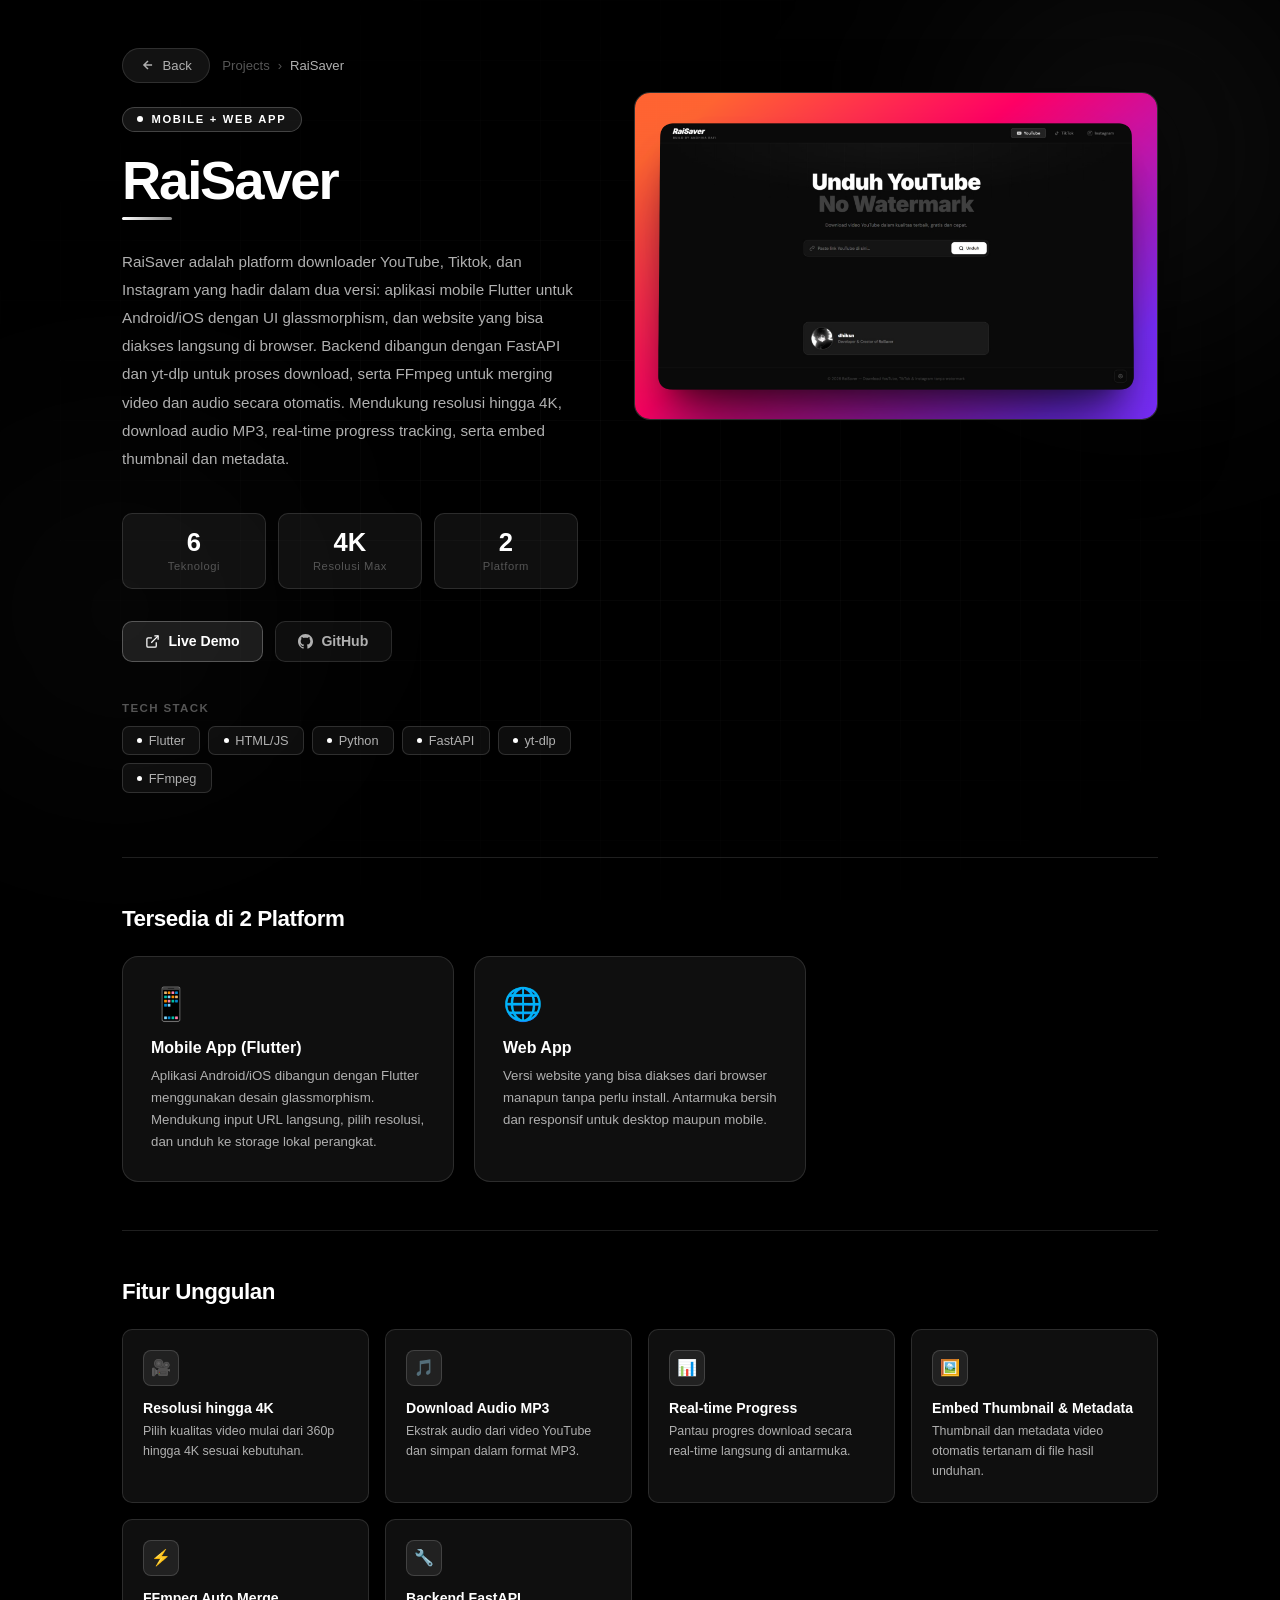
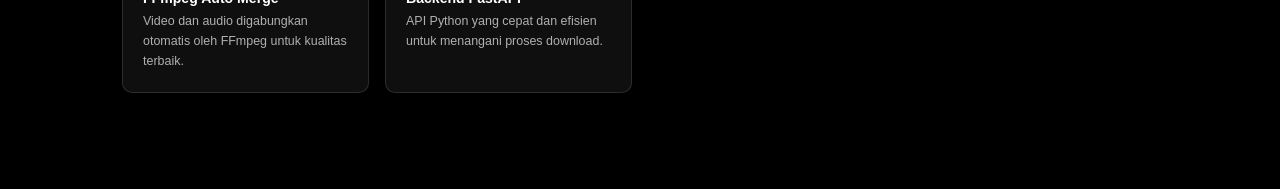
<file: project/raisaver.html>
<!DOCTYPE html>
<html lang="id">
<head>
  <meta charset="UTF-8" />
  <meta name="viewport" content="width=device-width, initial-scale=1.0" />

  <!-- SEO Primary -->
  <title>RaiSaver — YouTube & TikTok Downloader oleh Andhika Rafi | Flutter & FastAPI</title>
  <meta name="description" content="RaiSaver adalah platform download video YouTube, TikTok, dan Instagram tersedia sebagai app Flutter dan website. Backend FastAPI + yt-dlp, resolusi hingga 4K. Dibuat oleh Andhika Rafi." />
  <meta name="keywords" content="RaiSaver, YouTube downloader, TikTok downloader, Flutter app, FastAPI, yt-dlp, download video, Andhika Rafi, proyek mobile web" />
  <meta name="author" content="Andhika Rafi" />
  <meta name="robots" content="index, follow" />
  <link rel="canonical" href="https://portofolio.dhiksn.my.id/project/raisaver" />

  <!-- Favicon -->
  <link rel="icon" type="image/svg+xml" href="/assets/img/favicon-circle.svg" />

  <!-- Open Graph -->
  <meta property="og:type" content="article" />
  <meta property="og:url" content="https://portofolio.dhiksn.my.id/project/raisaver" />
  <meta property="og:title" content="RaiSaver — YouTube & TikTok Downloader oleh Andhika Rafi" />
  <meta property="og:description" content="Platform download video YouTube, TikTok, dan Instagram tersedia sebagai app Flutter dan website, dengan backend FastAPI dan dukungan resolusi hingga 4K." />
  <meta property="og:image" content="https://portofolio.dhiksn.my.id/assets/img/raisaver.png" />
  <meta property="og:locale" content="id_ID" />
  <meta property="og:site_name" content="Andhika Rafi Portfolio" />

  <!-- Twitter Card -->
  <meta name="twitter:card" content="summary_large_image" />
  <meta name="twitter:title" content="RaiSaver — YouTube & TikTok Downloader oleh Andhika Rafi" />
  <meta name="twitter:description" content="Platform download video YouTube, TikTok, dan Instagram tersedia sebagai app Flutter dan website, dengan backend FastAPI dan resolusi hingga 4K." />
  <meta name="twitter:image" content="https://portofolio.dhiksn.my.id/assets/img/raisaver.png" />

  <!-- JSON-LD Structured Data -->
  <script type="application/ld+json">
  {
    "@context": "https://schema.org",
    "@type": "SoftwareApplication",
    "name": "RaiSaver",
    "url": "https://raisaver.netlify.app/",
    "author": {
      "@type": "Person",
      "name": "Andhika Rafi",
      "url": "https://portofolio.dhiksn.my.id/"
    },
    "description": "Platform download video YouTube, TikTok, dan Instagram tersedia sebagai aplikasi Flutter dan website, dengan backend FastAPI dan yt-dlp. Mendukung resolusi hingga 4K.",
    "applicationCategory": "UtilitiesApplication",
    "operatingSystem": ["Android", "iOS", "Web"],
    "codeRepository": "https://github.com/dhiksn/downloader",
    "programmingLanguage": ["Python", "Dart", "JavaScript", "HTML"]
  }
  </script>
  <style>
    *, *::before, *::after { margin: 0; padding: 0; box-sizing: border-box; }
    html { scroll-behavior: smooth; font-size: 16px; }

    :root {
      --bg: #000000;
      --bg-2: #0d0d0d;
      --card-bg: rgba(255,255,255,0.06);
      --card-bg-hover: rgba(255,255,255,0.1);
      --border: rgba(255,255,255,0.12);
      --border-hover: rgba(255,255,255,0.25);
      --text: #ffffff;
      --text-muted: #b0b0b0;
      --text-dim: #555;
      --accent: #ffffff;
      --accent-2: #cccccc;
      --radius: 16px;
      --radius-sm: 10px;
      --radius-full: 9999px;
      --transition: all 0.3s cubic-bezier(0.4, 0, 0.2, 1);
    }

    body {
      background: var(--bg);
      color: var(--text);
      font-family: Arial, sans-serif;
      min-height: 100vh;
      overflow-x: hidden;
    }
    a { text-decoration: none; color: inherit; }
    img { max-width: 100%; display: block; }

    /* Background */
    .bg-grid {
      position: fixed; inset: 0; pointer-events: none; z-index: 0;
      background-image:
        linear-gradient(rgba(255,255,255,0.025) 1px, transparent 1px),
        linear-gradient(90deg, rgba(255,255,255,0.025) 1px, transparent 1px);
      background-size: 60px 60px;
      mask-image: radial-gradient(ellipse at center, black 20%, transparent 80%);
    }
    .bg-glow {
      position: fixed; pointer-events: none; z-index: 0;
      border-radius: 50%; filter: blur(120px);
    }
    .bg-glow-1 {
      width: 500px; height: 500px; top: -100px; right: -100px;
      background: radial-gradient(circle, rgba(255,255,255,0.1) 0%, transparent 70%);
    }
    .bg-glow-2 {
      width: 400px; height: 400px; bottom: 10%; left: -80px;
      background: radial-gradient(circle, rgba(200,200,200,0.07) 0%, transparent 70%);
    }

    /* Back footer */
    .back-footer {
      display: flex; align-items: center; gap: 0.75rem;
      padding-top: 2rem; margin-top: 1rem;
      border-top: 1px solid var(--border);
    }
    .back-btn {
      display: inline-flex; align-items: center; gap: 0.5rem;
      background: rgba(255,255,255,0.07); border: 1px solid var(--border);
      color: var(--text-muted); padding: 0.55rem 1.1rem; border-radius: var(--radius-full);
      font-size: 0.82rem; font-weight: 500; transition: var(--transition);
    }
    .back-btn:hover { background: rgba(255,255,255,0.12); color: var(--text); border-color: var(--border-hover); }
    .back-btn svg { width: 14px; height: 14px; }
    .breadcrumb {
      display: flex; align-items: center; gap: 0.5rem;
      font-size: 0.82rem; color: var(--text-dim);
    }
    .breadcrumb .sep { color: var(--text-dim); }
    .breadcrumb .current { color: var(--text-muted); }

    /* Main */
    .main {
      max-width: 1100px; margin: 0 auto;
      padding: 2rem 2rem 6rem;
      position: relative; z-index: 1;
    }

    /* Hero */
    .hero-row {
      display: grid; grid-template-columns: 1fr 1.15fr;
      gap: 3.5rem; align-items: start; margin-bottom: 4rem;
    }

    .project-badge {
      display: inline-flex; align-items: center; gap: 0.5rem;
      font-size: 0.7rem; font-weight: 600; letter-spacing: 0.15em;
      text-transform: uppercase; color: var(--accent);
      background: rgba(255,255,255,0.08); border: 1px solid rgba(255,255,255,0.2);
      padding: 0.35rem 0.9rem; border-radius: var(--radius-full);
      margin-bottom: 1.25rem;
    }
    .badge-dot { width: 6px; height: 6px; border-radius: 50%; background: var(--accent); }

    .project-title {
      font-size: clamp(2.2rem, 5vw, 3.4rem);
      font-weight: 800; line-height: 1.05;
      letter-spacing: -0.04em; color: var(--text);
      margin-bottom: 0.5rem;
    }
    .title-line {
      width: 50px; height: 3px; border-radius: 2px;
      background: linear-gradient(90deg, #fff, #888);
      margin-bottom: 1.75rem;
    }
    .project-desc {
      font-size: 0.95rem; line-height: 1.85;
      color: var(--text-muted); font-weight: 300;
      margin-bottom: 2.5rem;
    }

    /* Stats */
    .stats-row {
      display: grid; grid-template-columns: repeat(3, 1fr);
      gap: 0.75rem; margin-bottom: 2rem;
    }
    .stat-card {
      background: var(--card-bg); border: 1px solid var(--border);
      border-radius: var(--radius-sm); padding: 1rem;
      text-align: center; transition: var(--transition);
    }
    .stat-card:hover { background: var(--card-bg-hover); border-color: var(--border-hover); }
    .stat-num {
      font-size: 1.6rem; font-weight: 800; color: var(--text); line-height: 1;
      margin-bottom: 0.3rem;
    }
    .stat-label { font-size: 0.7rem; color: var(--text-dim); letter-spacing: 0.05em; }

    /* Buttons */
    .action-row { display: flex; gap: 0.75rem; margin-bottom: 2.5rem; flex-wrap: wrap; }
    .btn-action {
      display: inline-flex; align-items: center; gap: 0.5rem;
      padding: 0.7rem 1.4rem; border-radius: var(--radius-sm);
      font-size: 0.88rem; font-weight: 600; transition: var(--transition);
      border: 1px solid transparent;
    }
    .btn-action svg { width: 15px; height: 15px; flex-shrink: 0; }
    .btn-demo {
      background: rgba(255,255,255,0.1); border-color: rgba(255,255,255,0.25);
      color: var(--text);
    }
    .btn-demo:hover { background: rgba(255,255,255,0.17); border-color: rgba(255,255,255,0.45); }
    .btn-github {
      background: rgba(255,255,255,0.05); border-color: var(--border);
      color: var(--text-muted);
    }
    .btn-github:hover { background: rgba(255,255,255,0.1); color: var(--text); border-color: var(--border-hover); }

    /* Tech chips */
    .section-label {
      font-size: 0.72rem; font-weight: 700; letter-spacing: 0.12em;
      color: var(--text-dim); text-transform: uppercase;
      margin-bottom: 0.75rem;
    }
    .tech-chips { display: flex; flex-wrap: wrap; gap: 0.5rem; }
    .tech-chip {
      display: inline-flex; align-items: center; gap: 0.4rem;
      background: rgba(255,255,255,0.05); border: 1px solid rgba(255,255,255,0.14);
      color: var(--text-muted); padding: 0.4rem 0.9rem; border-radius: 7px;
      font-size: 0.8rem; font-weight: 500; transition: var(--transition);
    }
    .tech-chip:hover { background: rgba(255,255,255,0.1); color: var(--text); border-color: rgba(255,255,255,0.3); }
    .chip-dot { width: 5px; height: 5px; border-radius: 50%; background: var(--accent); flex-shrink: 0; }

    /* Hero image */
    .image-frame {
      border-radius: var(--radius);
      overflow: hidden;
      border: 1px solid var(--border);
      box-shadow: 0 24px 64px rgba(0,0,0,0.6);
      aspect-ratio: 16/10;
      background: #111;
      position: relative;
    }
    .image-frame img {
      width: 100%; height: 100%; object-fit: cover;
      transition: transform 0.5s ease;
    }
    .image-frame:hover img { transform: scale(1.03); }

    /* Divider */
    .divider { height: 1px; background: var(--border); margin: 3rem 0; }

    /* Platform cards */
    .section-title {
      font-size: 1.4rem; font-weight: 700; color: var(--text);
      margin-bottom: 1.5rem; letter-spacing: -0.02em;
    }

    .platform-grid {
      display: grid; grid-template-columns: repeat(auto-fill, minmax(300px, 1fr));
      gap: 1.25rem; margin-bottom: 3rem;
    }
    .platform-card {
      background: var(--card-bg); border: 1px solid var(--border);
      border-radius: var(--radius); padding: 1.75rem;
      transition: var(--transition);
    }
    .platform-card:hover {
      background: var(--card-bg-hover); border-color: var(--border-hover);
      transform: translateY(-4px);
      box-shadow: 0 12px 40px rgba(0,0,0,0.4);
    }
    .platform-icon { font-size: 2rem; margin-bottom: 1rem; }
    .platform-name { font-size: 1rem; font-weight: 700; color: var(--text); margin-bottom: 0.5rem; }
    .platform-desc { font-size: 0.83rem; color: var(--text-muted); line-height: 1.65; font-weight: 300; }

    /* Features */
    .features-grid {
      display: grid; grid-template-columns: repeat(auto-fill, minmax(220px, 1fr));
      gap: 1rem;
    }
    .feature-card {
      background: var(--card-bg); border: 1px solid var(--border);
      border-radius: var(--radius-sm); padding: 1.25rem;
      transition: var(--transition);
    }
    .feature-card:hover {
      background: var(--card-bg-hover); border-color: var(--border-hover);
      transform: translateY(-3px);
    }
    .feature-icon {
      width: 36px; height: 36px; border-radius: 8px; margin-bottom: 0.9rem;
      background: rgba(255,255,255,0.08); border: 1px solid rgba(255,255,255,0.15);
      display: flex; align-items: center; justify-content: center; font-size: 1rem;
    }
    .feature-title { font-size: 0.88rem; font-weight: 600; color: var(--text); margin-bottom: 0.35rem; }
    .feature-desc { font-size: 0.78rem; color: var(--text-muted); line-height: 1.6; font-weight: 300; }

    /* Responsive */
    @media (max-width: 768px) {
      .hero-row { grid-template-columns: 1fr; gap: 2.5rem; }
      .main { padding: 2.5rem 1.25rem 4rem; }
    }
    @media (max-width: 480px) {
      .stats-row { grid-template-columns: repeat(2, 1fr); }
      .action-row { flex-direction: column; }
      .btn-action { justify-content: center; }
    }
  </style>
</head>
<body>

  <div class="bg-grid"></div>
  <div class="bg-glow bg-glow-1"></div>
  <div class="bg-glow bg-glow-2"></div>

  <!-- Topbar dihapus, back button dipindah ke bawah -->

  <main class="main">

    <!-- Hero Row -->
    <div class="hero-row">

      <!-- Left -->
      <div>
        <!-- Back nav -->
        <div class="back-footer" style="border:none;padding:0;margin-bottom:1.5rem;">
          <a href="/portofolio" class="back-btn">
            <svg viewBox="0 0 24 24" fill="none" stroke="currentColor" stroke-width="2.5"><path d="M19 12H5M12 5l-7 7 7 7"/></svg>
            Back
          </a>
          <div class="breadcrumb">
            <span>Projects</span>
            <span class="sep">›</span>
            <span class="current">RaiSaver</span>
          </div>
        </div>

        <div class="project-badge">
          <span class="badge-dot"></span>
          Mobile + Web App
        </div>
        <h1 class="project-title">RaiSaver</h1>
        <div class="title-line"></div>
        <p class="project-desc">
          RaiSaver adalah platform downloader YouTube, Tiktok, dan Instagram yang hadir dalam dua versi: aplikasi mobile Flutter untuk Android/iOS dengan UI glassmorphism, dan website yang bisa diakses langsung di browser. Backend dibangun dengan FastAPI dan yt-dlp untuk proses download, serta FFmpeg untuk merging video dan audio secara otomatis. Mendukung resolusi hingga 4K, download audio MP3, real-time progress tracking, serta embed thumbnail dan metadata.
        </p>

        <!-- Stats -->
        <div class="stats-row">
          <div class="stat-card">
            <div class="stat-num">6</div>
            <div class="stat-label">Teknologi</div>
          </div>
          <div class="stat-card">
            <div class="stat-num">4K</div>
            <div class="stat-label">Resolusi Max</div>
          </div>
          <div class="stat-card">
            <div class="stat-num">2</div>
            <div class="stat-label">Platform</div>
          </div>
        </div>

        <!-- Buttons -->
        <div class="action-row">
          <a href="https://raisaver.netlify.app/" target="_blank" class="btn-action btn-demo">
            <svg viewBox="0 0 24 24" fill="none" stroke="currentColor" stroke-width="2"><path d="M18 13v6a2 2 0 0 1-2 2H5a2 2 0 0 1-2-2V8a2 2 0 0 1 2-2h6"/><polyline points="15 3 21 3 21 9"/><line x1="10" y1="14" x2="21" y2="3"/></svg>
            Live Demo
          </a>
          <a href="https://github.com/dhiksn/downloader" target="_blank" class="btn-action btn-github">
            <svg viewBox="0 0 24 24" fill="currentColor"><path d="M12 0c-6.626 0-12 5.373-12 12 0 5.302 3.438 9.8 8.207 11.387.599.111.793-.261.793-.577v-2.234c-3.338.726-4.033-1.416-4.033-1.416-.546-1.387-1.333-1.756-1.333-1.756-1.089-.745.083-.729.083-.729 1.205.084 1.839 1.237 1.839 1.237 1.07 1.834 2.807 1.304 3.492.997.107-.775.418-1.305.762-1.604-2.665-.305-5.467-1.334-5.467-5.931 0-1.311.469-2.381 1.236-3.221-.124-.303-.535-1.524.117-3.176 0 0 1.008-.322 3.301 1.23.957-.266 1.983-.399 3.003-.404 1.02.005 2.047.138 3.006.404 2.291-1.552 3.297-1.23 3.297-1.23.653 1.653.242 2.874.118 3.176.77.84 1.235 1.911 1.235 3.221 0 4.609-2.807 5.624-5.479 5.921.43.372.823 1.102.823 2.222v3.293c0 .319.192.694.801.576 4.765-1.589 8.199-6.086 8.199-11.386 0-6.627-5.373-12-12-12z"/></svg>
            GitHub
          </a>
        </div>

        <!-- Tech -->
        <div class="section-label">Tech Stack</div>
        <div class="tech-chips">
          <span class="tech-chip"><span class="chip-dot"></span>Flutter</span>
          <span class="tech-chip"><span class="chip-dot"></span>HTML/JS</span>
          <span class="tech-chip"><span class="chip-dot"></span>Python</span>
          <span class="tech-chip"><span class="chip-dot"></span>FastAPI</span>
          <span class="tech-chip"><span class="chip-dot"></span>yt-dlp</span>
          <span class="tech-chip"><span class="chip-dot"></span>FFmpeg</span>
        </div>
      </div>

      <!-- Right -->
      <div style="padding-top: calc(1.5rem + 36px);">
        <div class="image-frame">
          <img src="../assets/img/raisaver.png" alt="RaiSaver Screenshot"
               onerror="this.parentElement.innerHTML='<div style=\'width:100%;height:100%;display:flex;align-items:center;justify-content:center;font-size:4rem;background:#111;\'>⬇️</div>'">
        </div>
      </div>

    </div>

    <div class="divider"></div>

    <!-- Platforms -->
    <h2 class="section-title">Tersedia di 2 Platform</h2>
    <div class="platform-grid">
      <div class="platform-card">
        <div class="platform-icon">📱</div>
        <div class="platform-name">Mobile App (Flutter)</div>
        <div class="platform-desc">Aplikasi Android/iOS dibangun dengan Flutter menggunakan desain glassmorphism. Mendukung input URL langsung, pilih resolusi, dan unduh ke storage lokal perangkat.</div>
      </div>
      <div class="platform-card">
        <div class="platform-icon">🌐</div>
        <div class="platform-name">Web App</div>
        <div class="platform-desc">Versi website yang bisa diakses dari browser manapun tanpa perlu install. Antarmuka bersih dan responsif untuk desktop maupun mobile.</div>
      </div>
    </div>

    <div class="divider"></div>

    <!-- Features -->
    <h2 class="section-title">Fitur Unggulan</h2>
    <div class="features-grid">
      <div class="feature-card">
        <div class="feature-icon">🎥</div>
        <div class="feature-title">Resolusi hingga 4K</div>
        <div class="feature-desc">Pilih kualitas video mulai dari 360p hingga 4K sesuai kebutuhan.</div>
      </div>
      <div class="feature-card">
        <div class="feature-icon">🎵</div>
        <div class="feature-title">Download Audio MP3</div>
        <div class="feature-desc">Ekstrak audio dari video YouTube dan simpan dalam format MP3.</div>
      </div>
      <div class="feature-card">
        <div class="feature-icon">📊</div>
        <div class="feature-title">Real-time Progress</div>
        <div class="feature-desc">Pantau progres download secara real-time langsung di antarmuka.</div>
      </div>
      <div class="feature-card">
        <div class="feature-icon">🖼️</div>
        <div class="feature-title">Embed Thumbnail & Metadata</div>
        <div class="feature-desc">Thumbnail dan metadata video otomatis tertanam di file hasil unduhan.</div>
      </div>
      <div class="feature-card">
        <div class="feature-icon">⚡</div>
        <div class="feature-title">FFmpeg Auto Merge</div>
        <div class="feature-desc">Video dan audio digabungkan otomatis oleh FFmpeg untuk kualitas terbaik.</div>
      </div>
      <div class="feature-card">
        <div class="feature-icon">🔧</div>
        <div class="feature-title">Backend FastAPI</div>
        <div class="feature-desc">API Python yang cepat dan efisien untuk menangani proses download.</div>
      </div>
    </div>

  </main>

</body>
</html>
</file>
